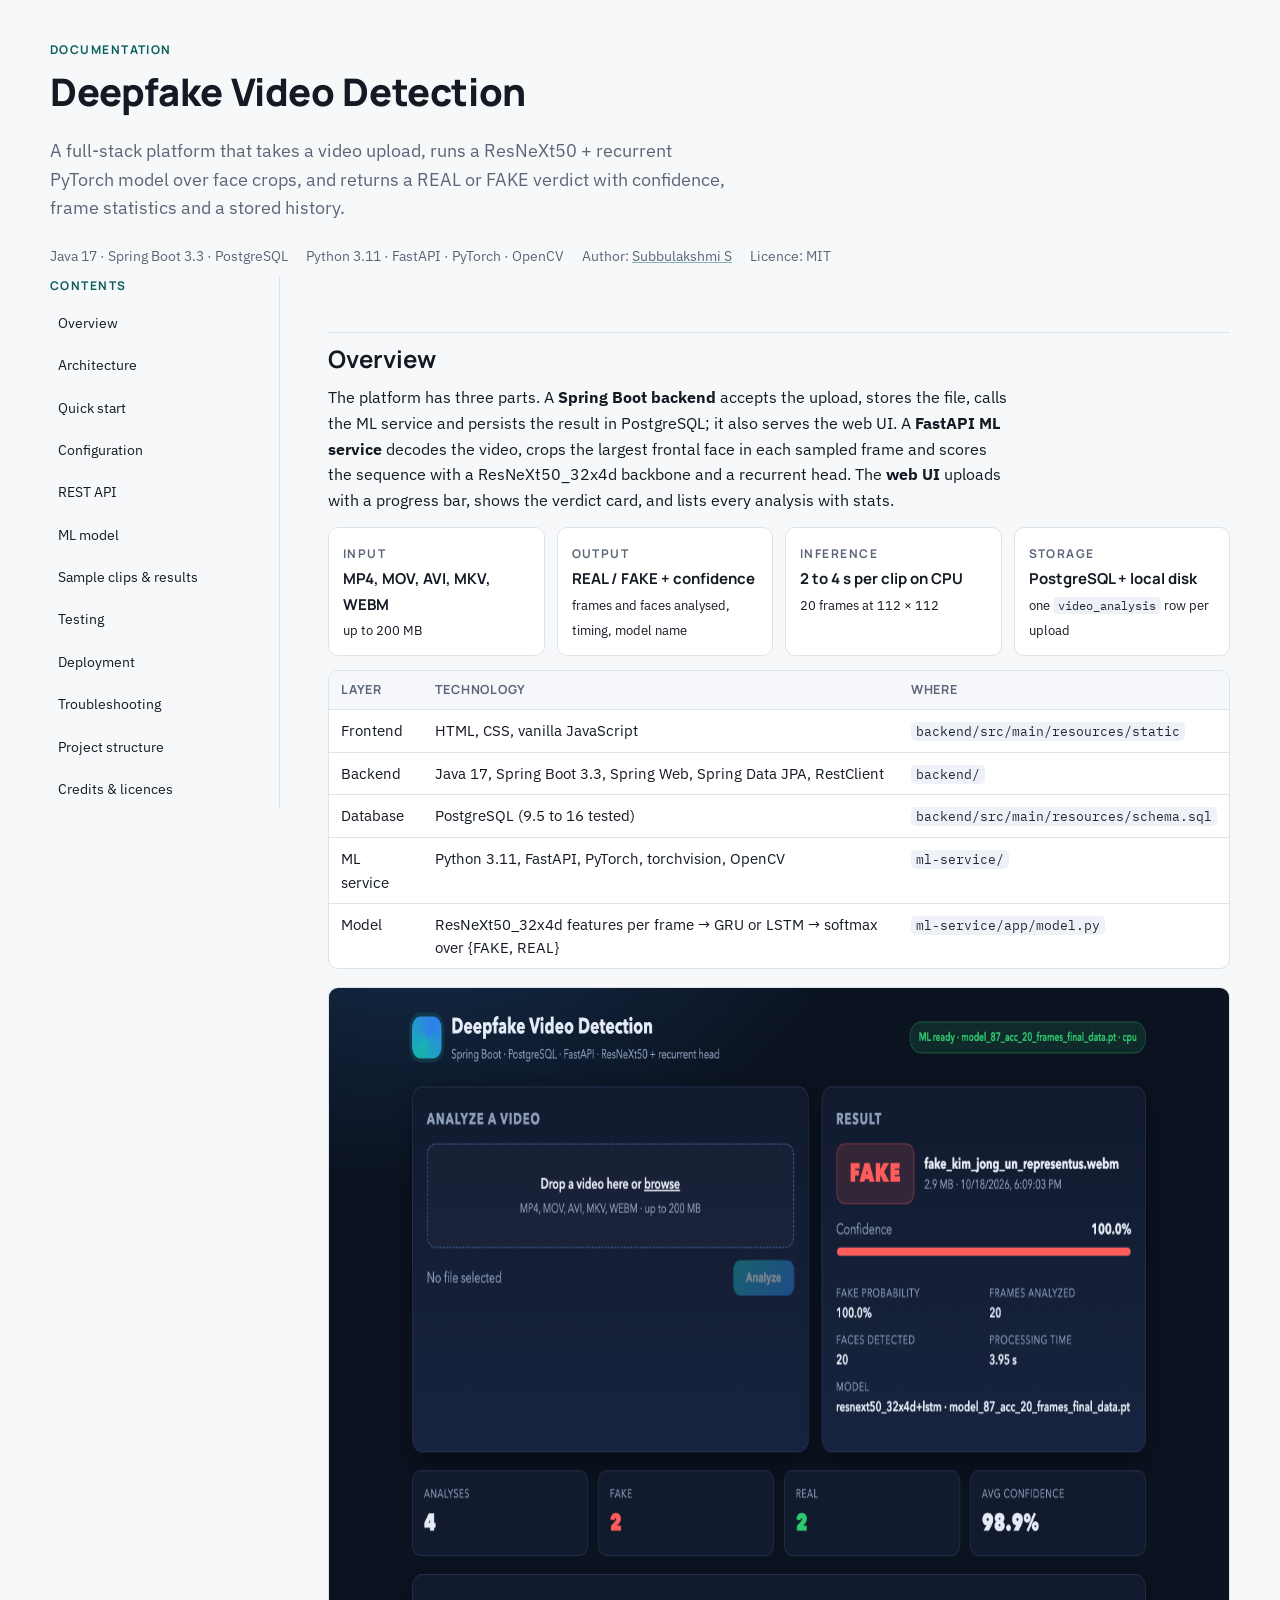
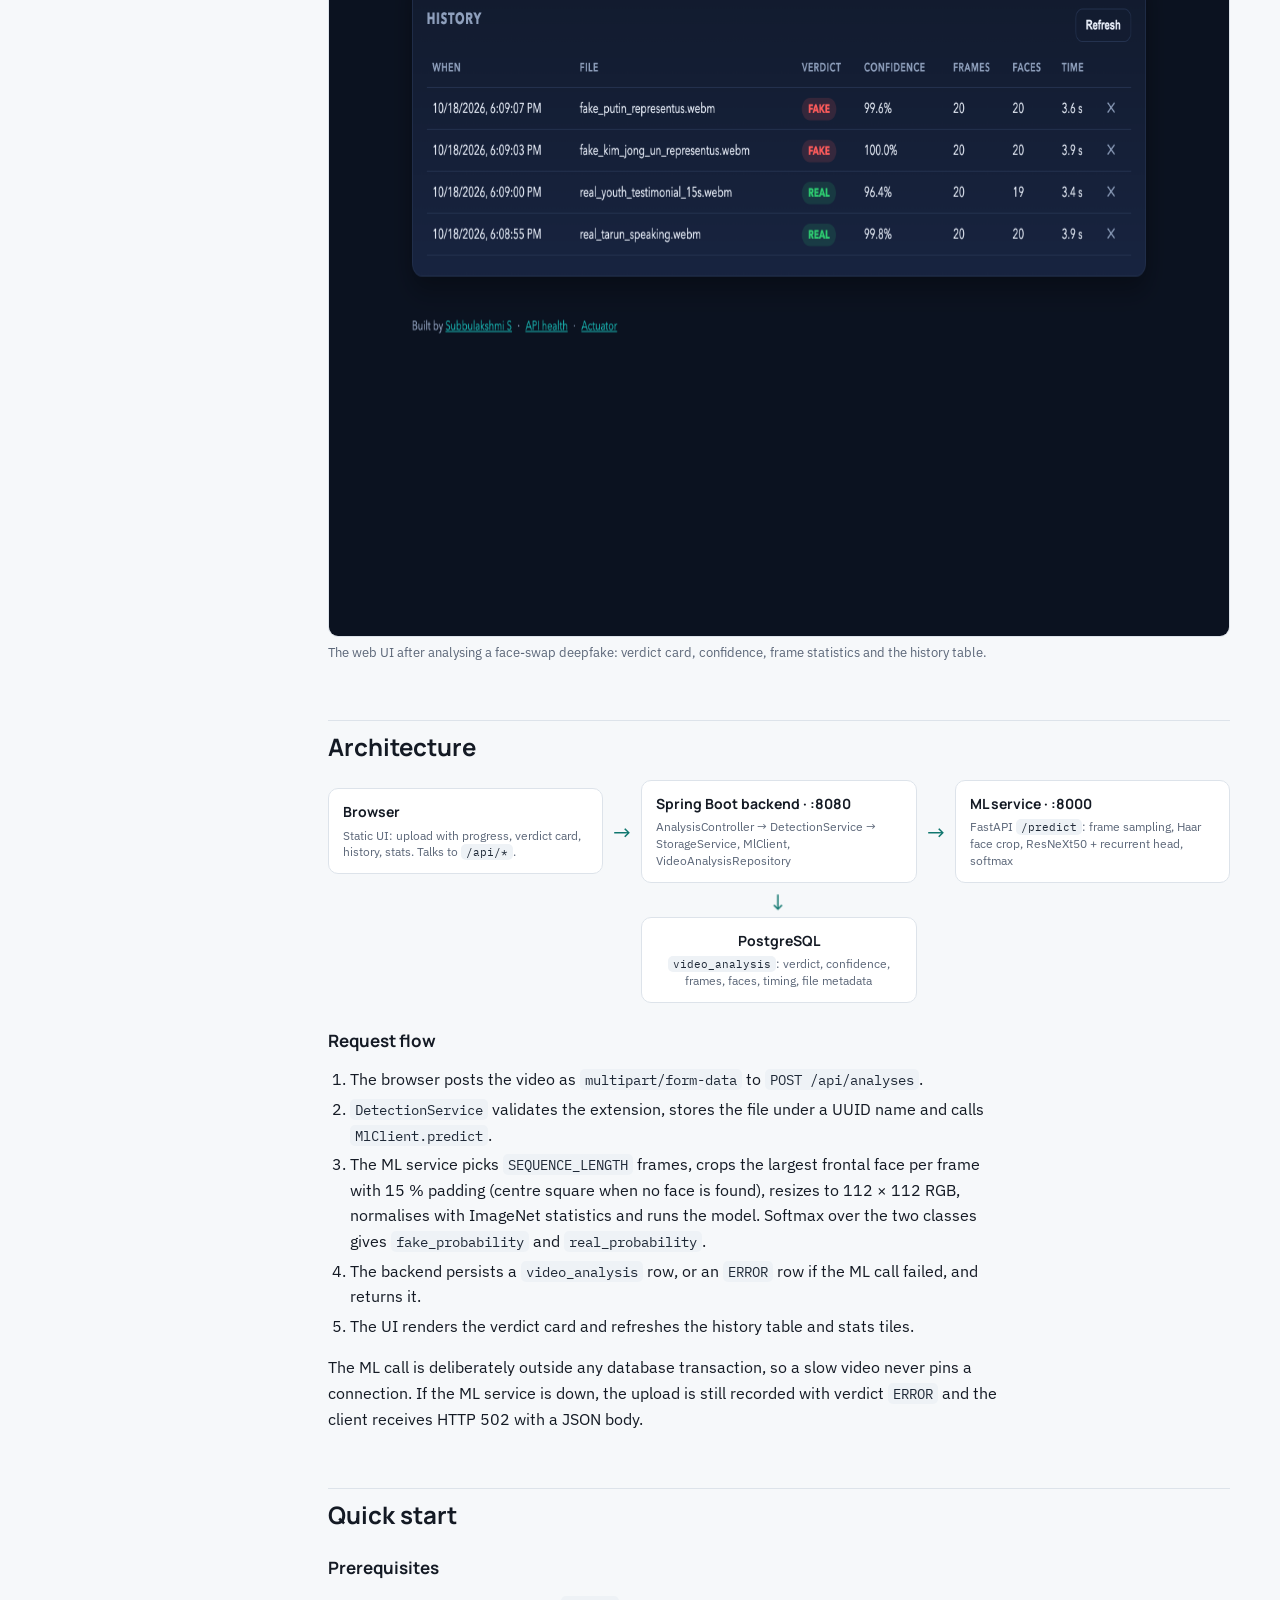
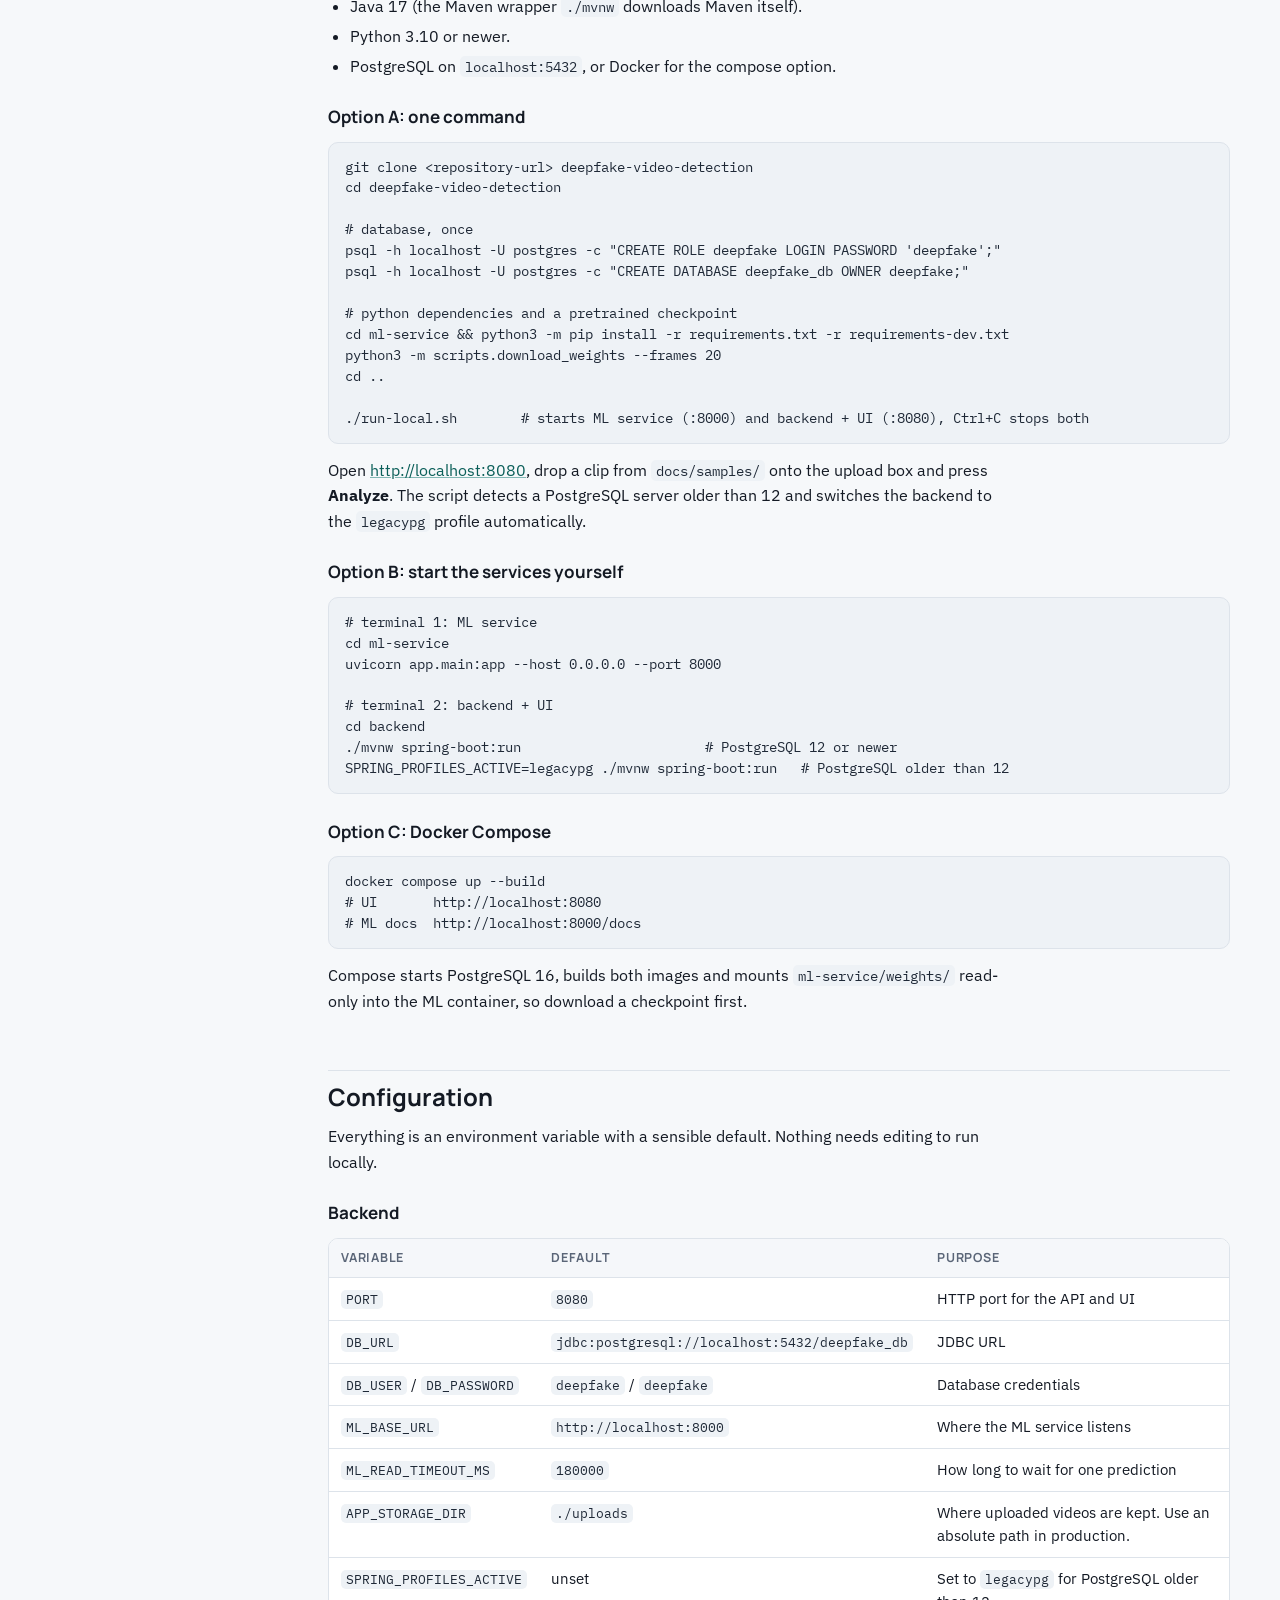
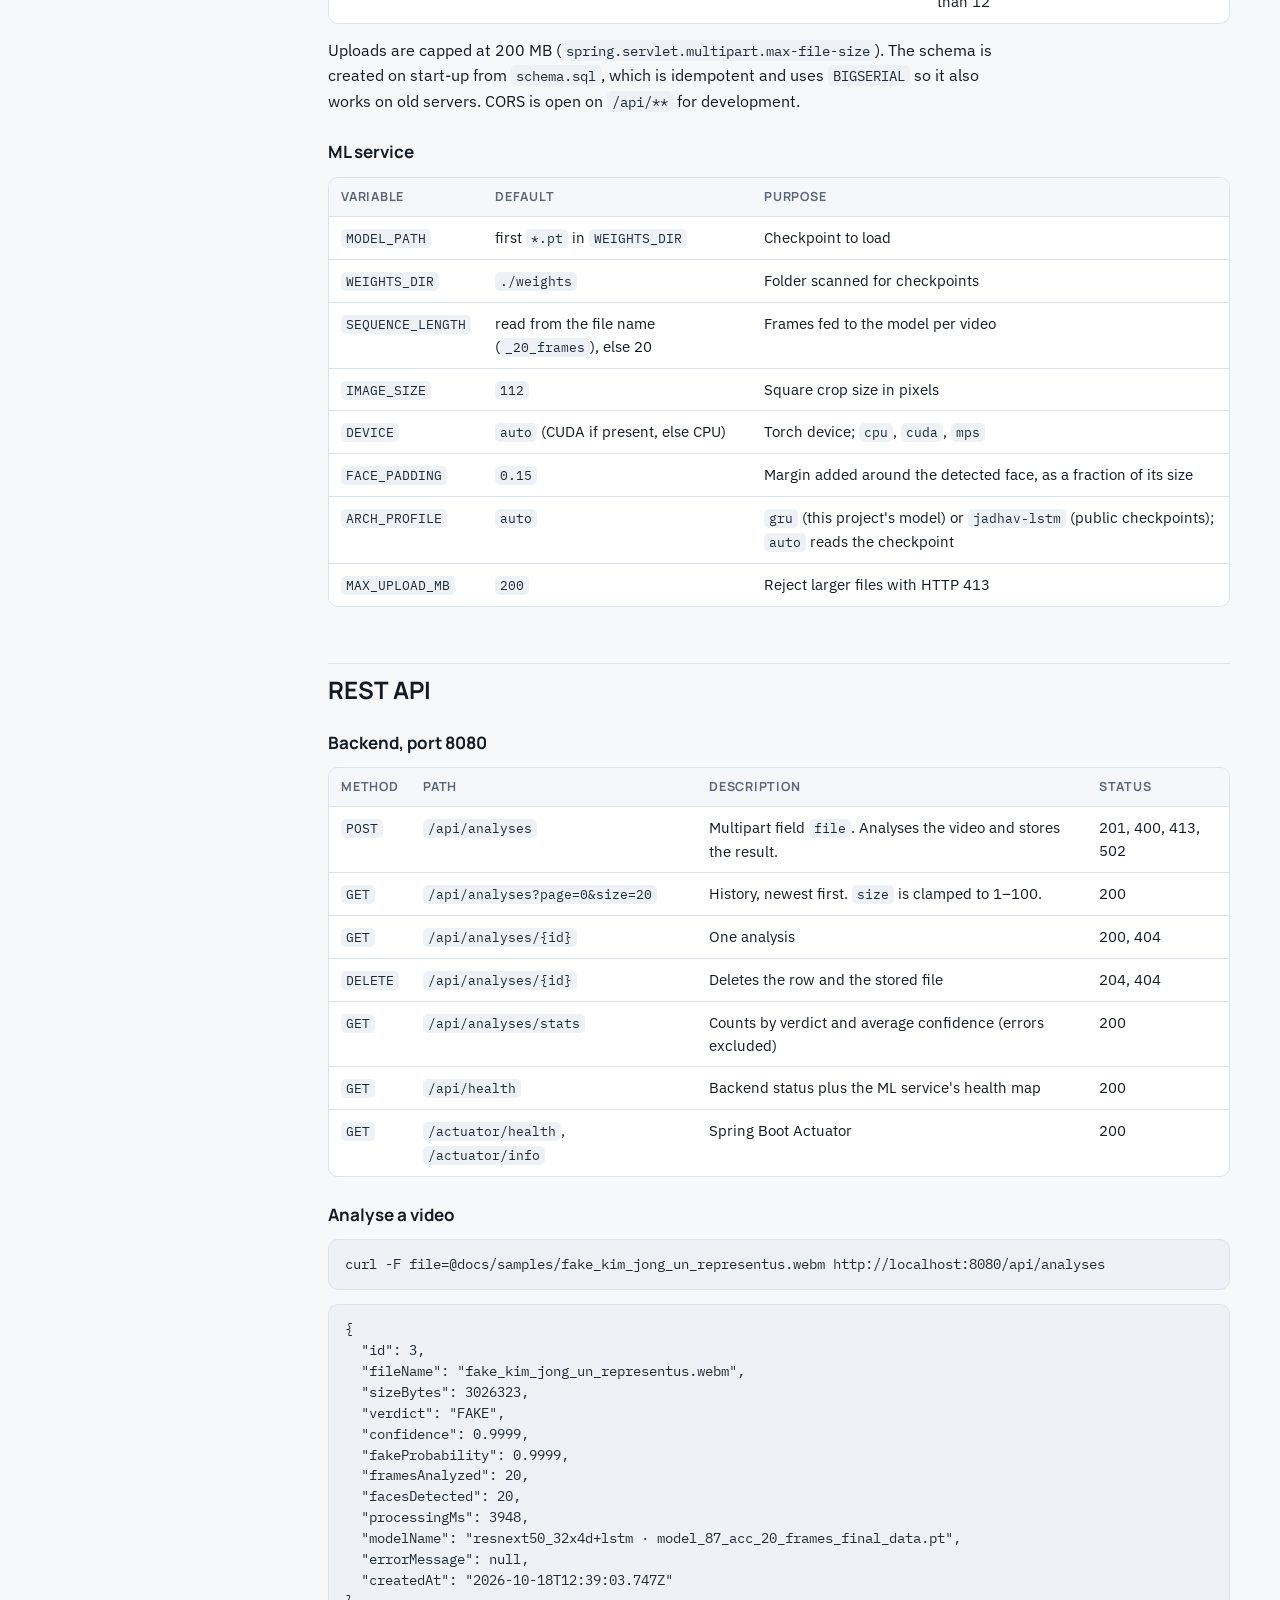
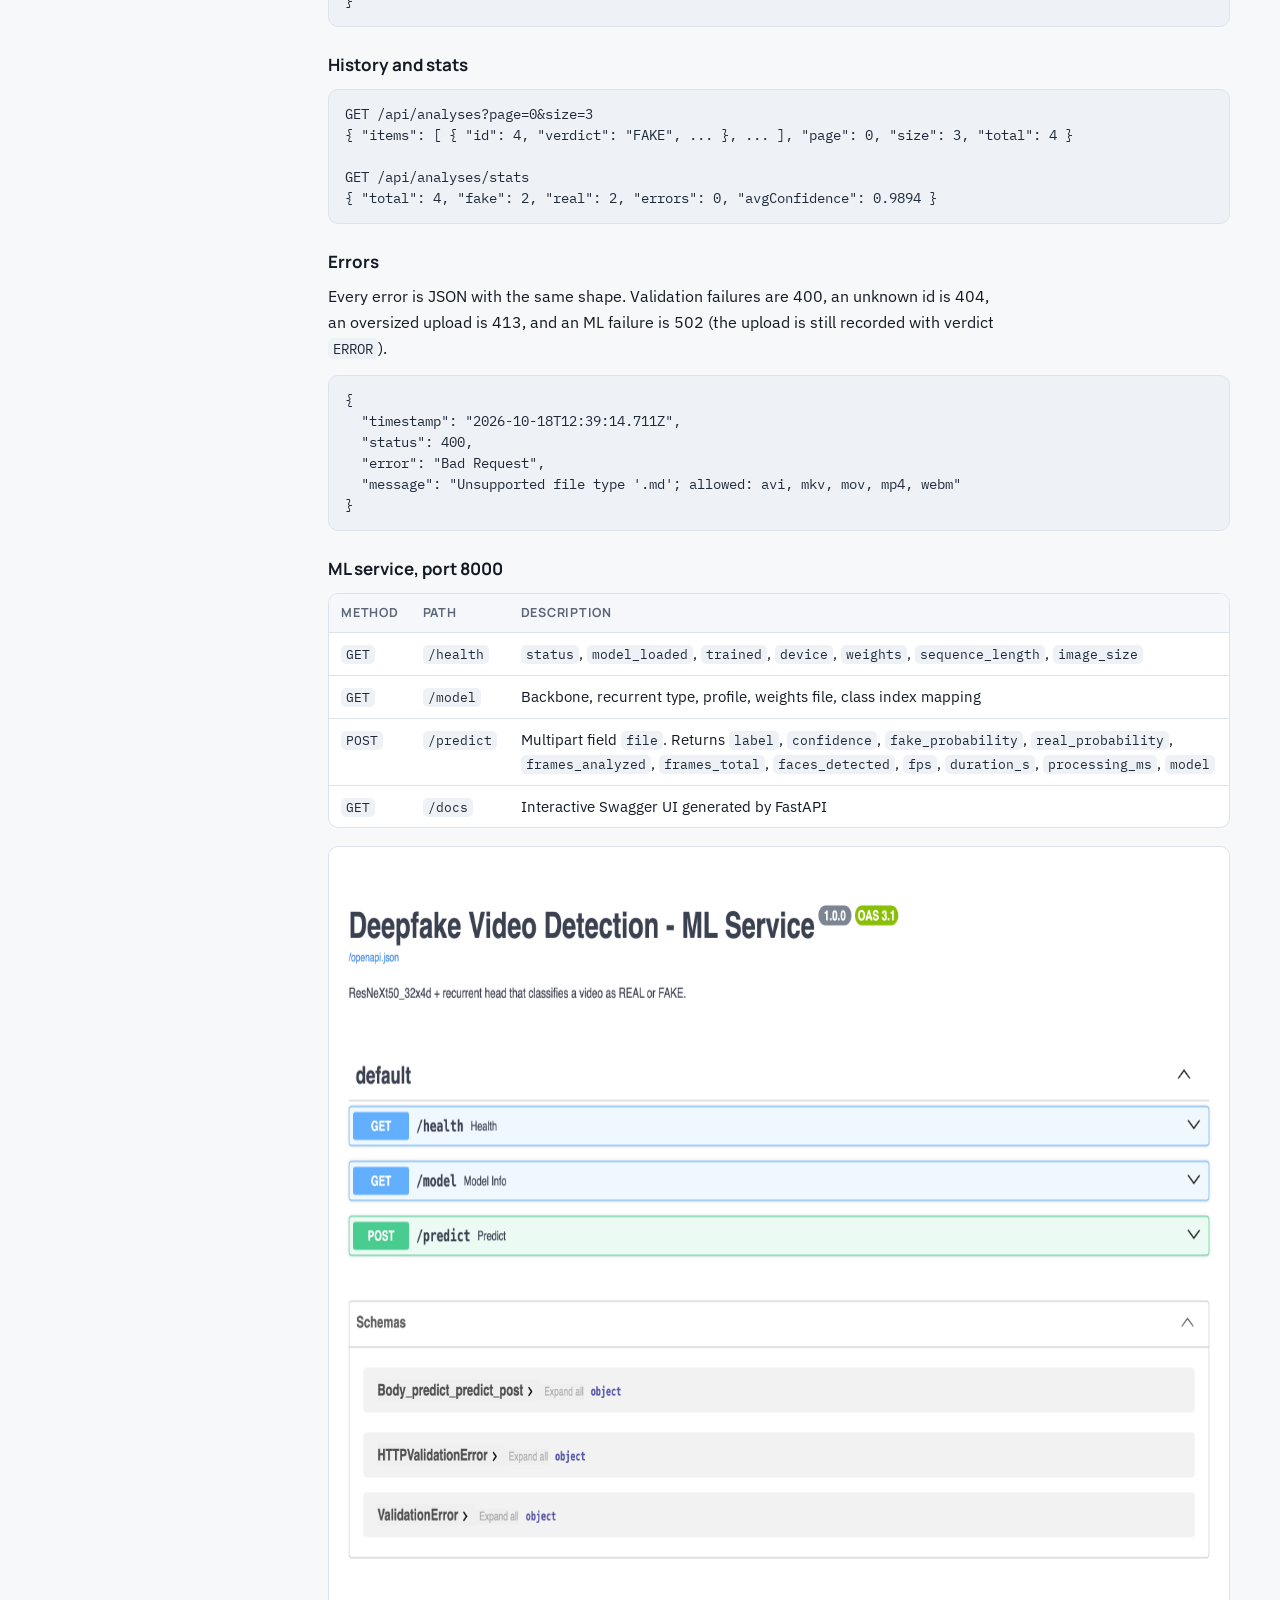
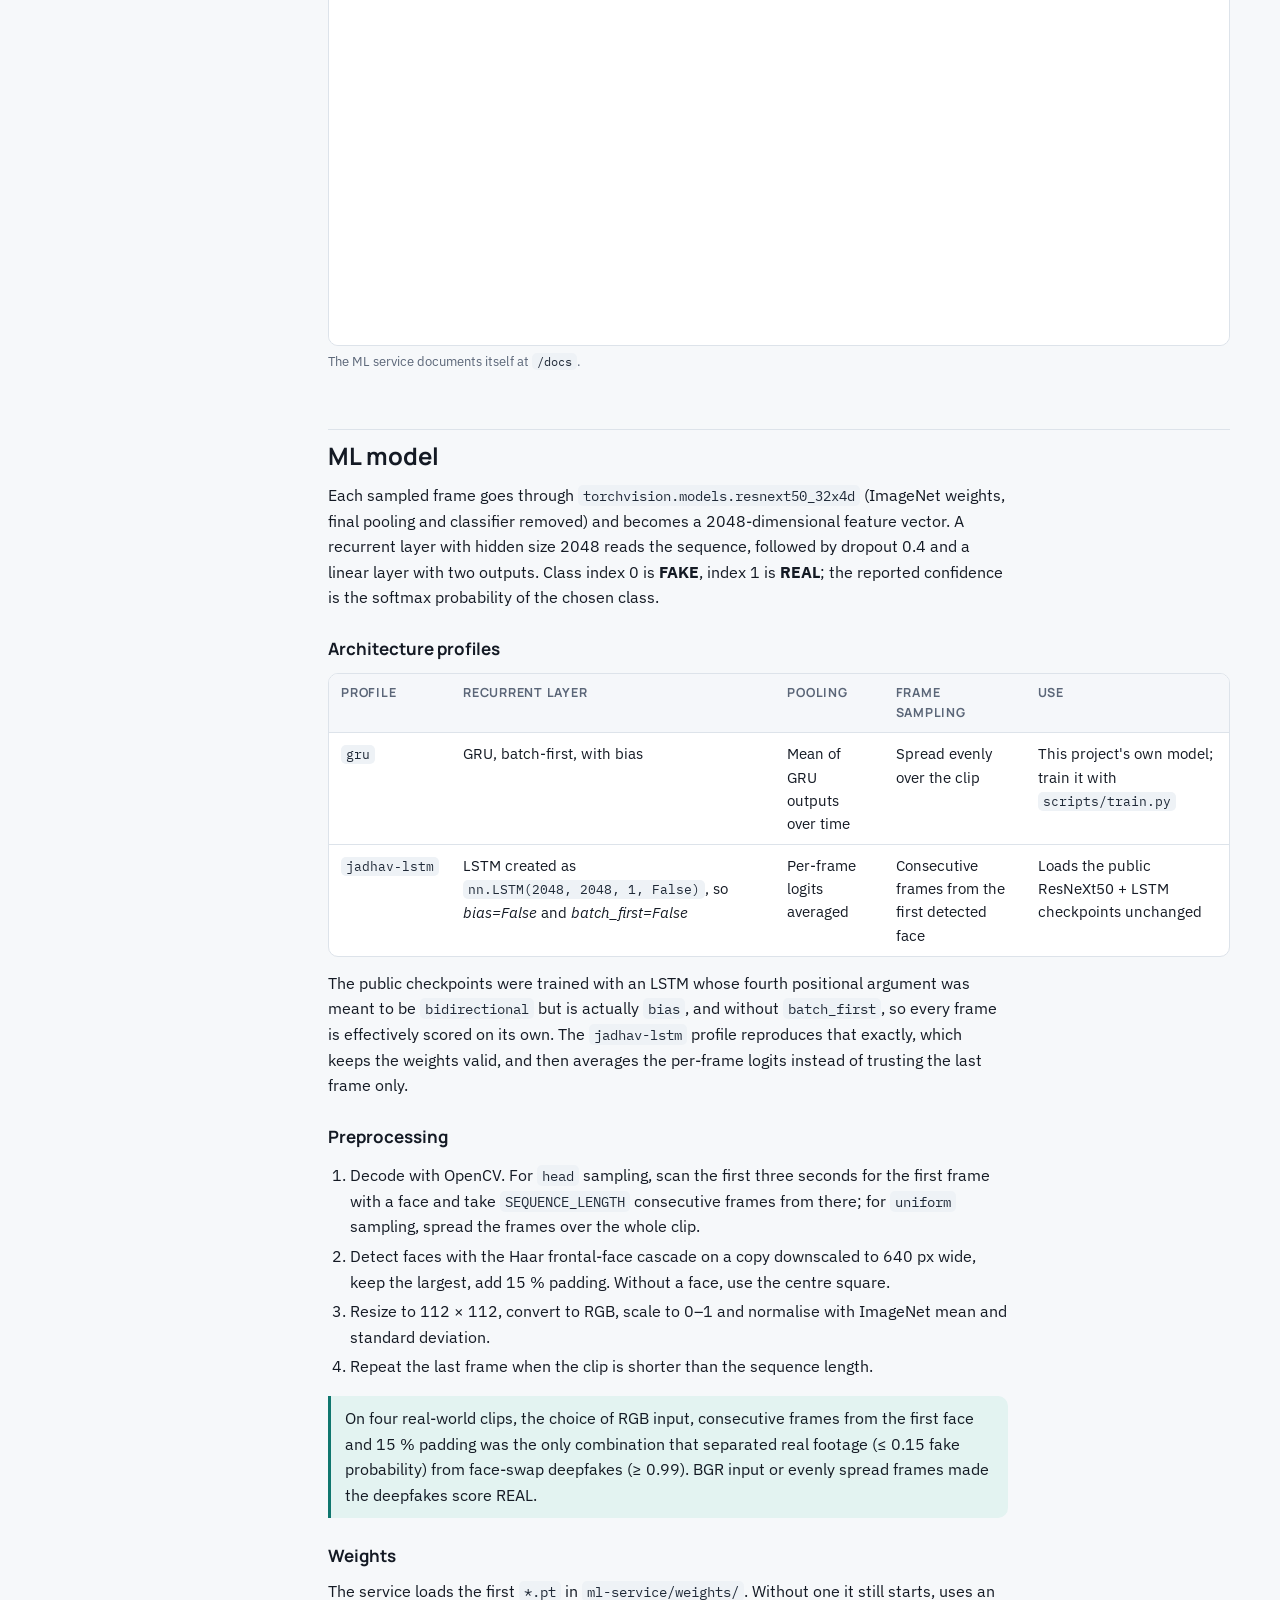
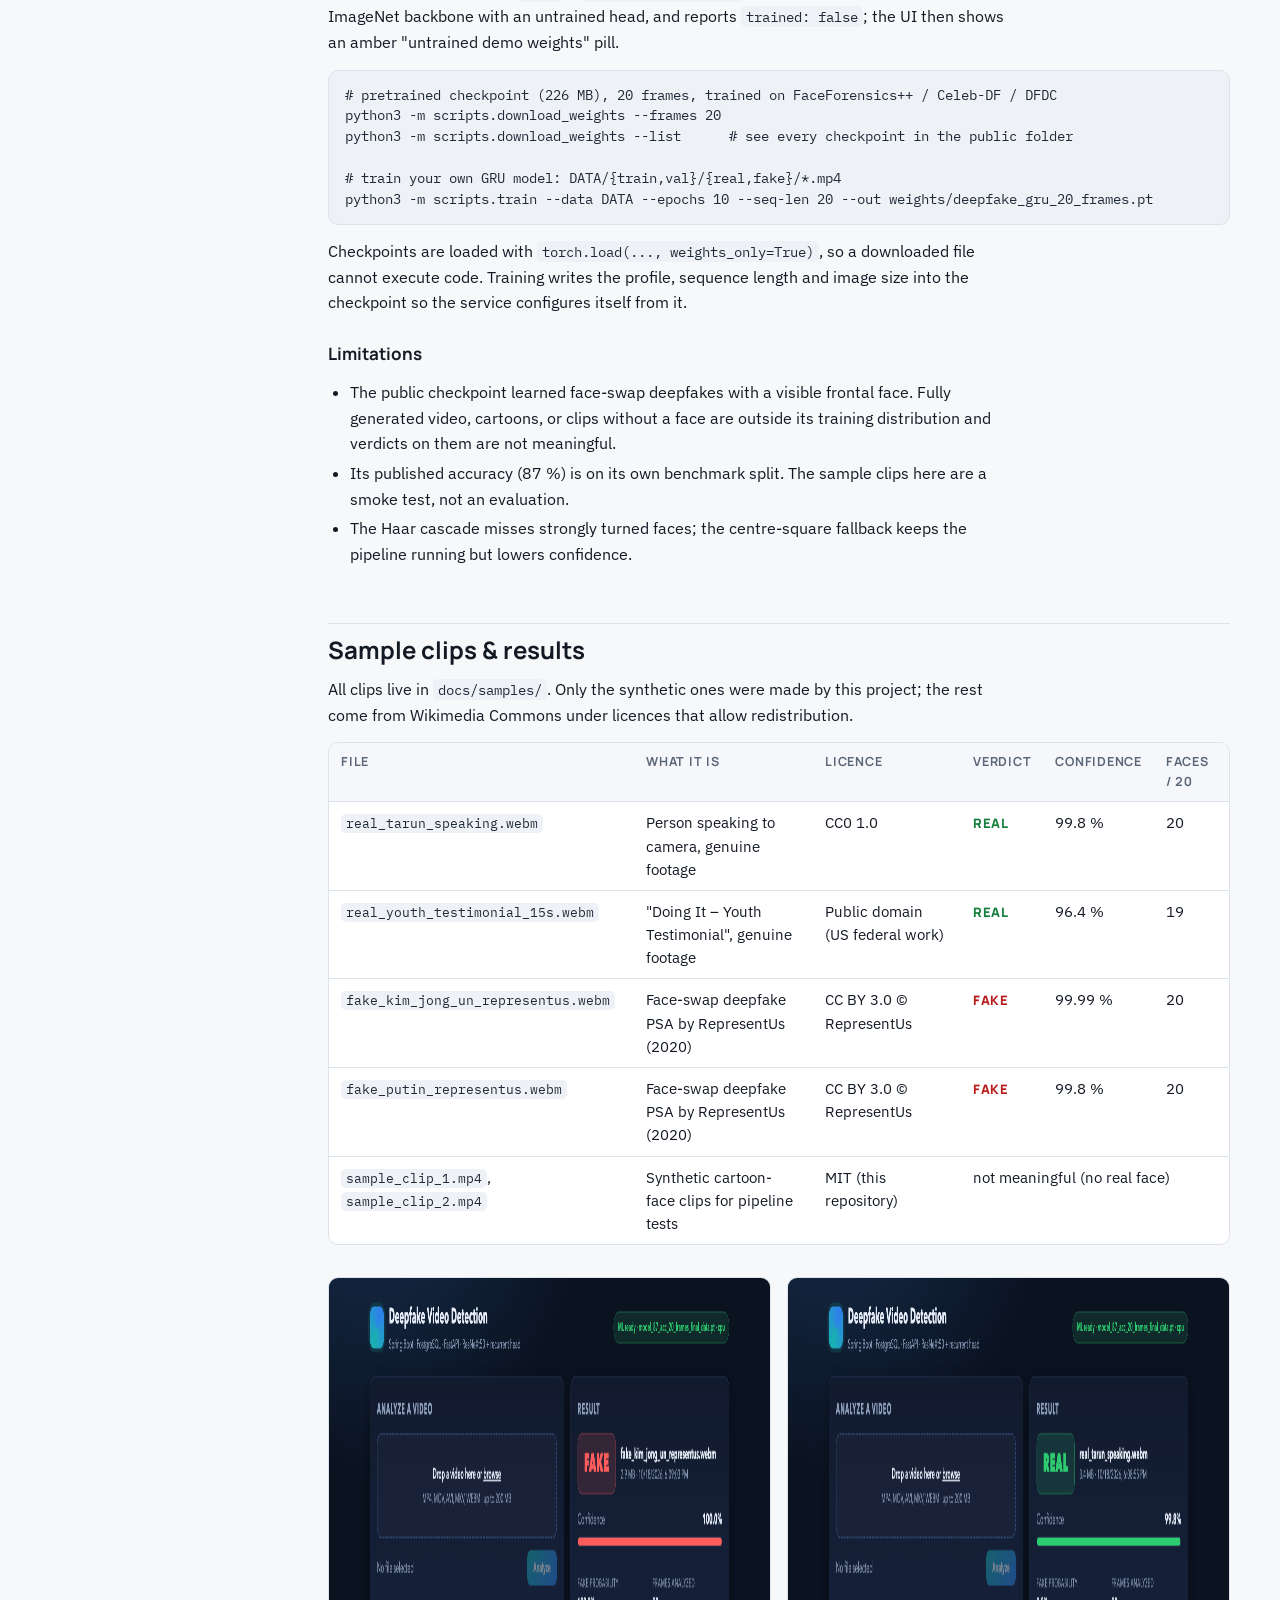
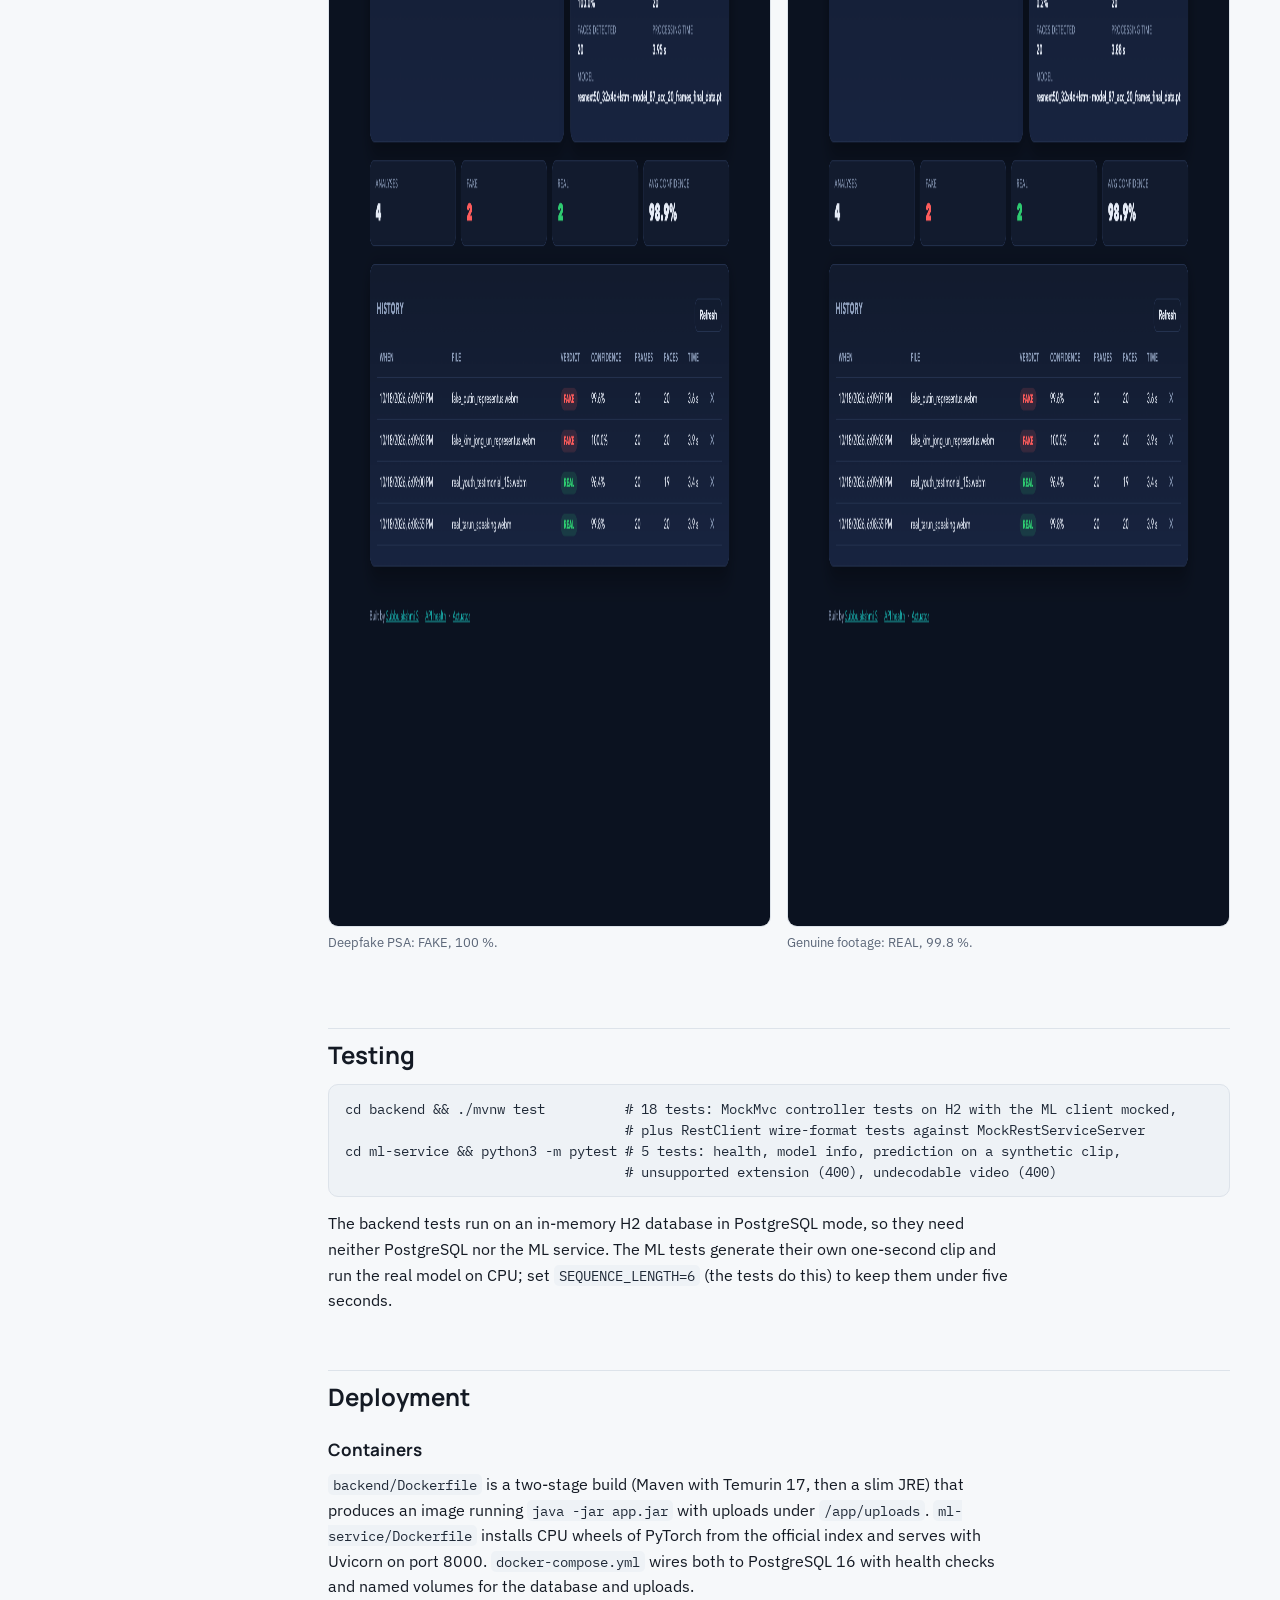
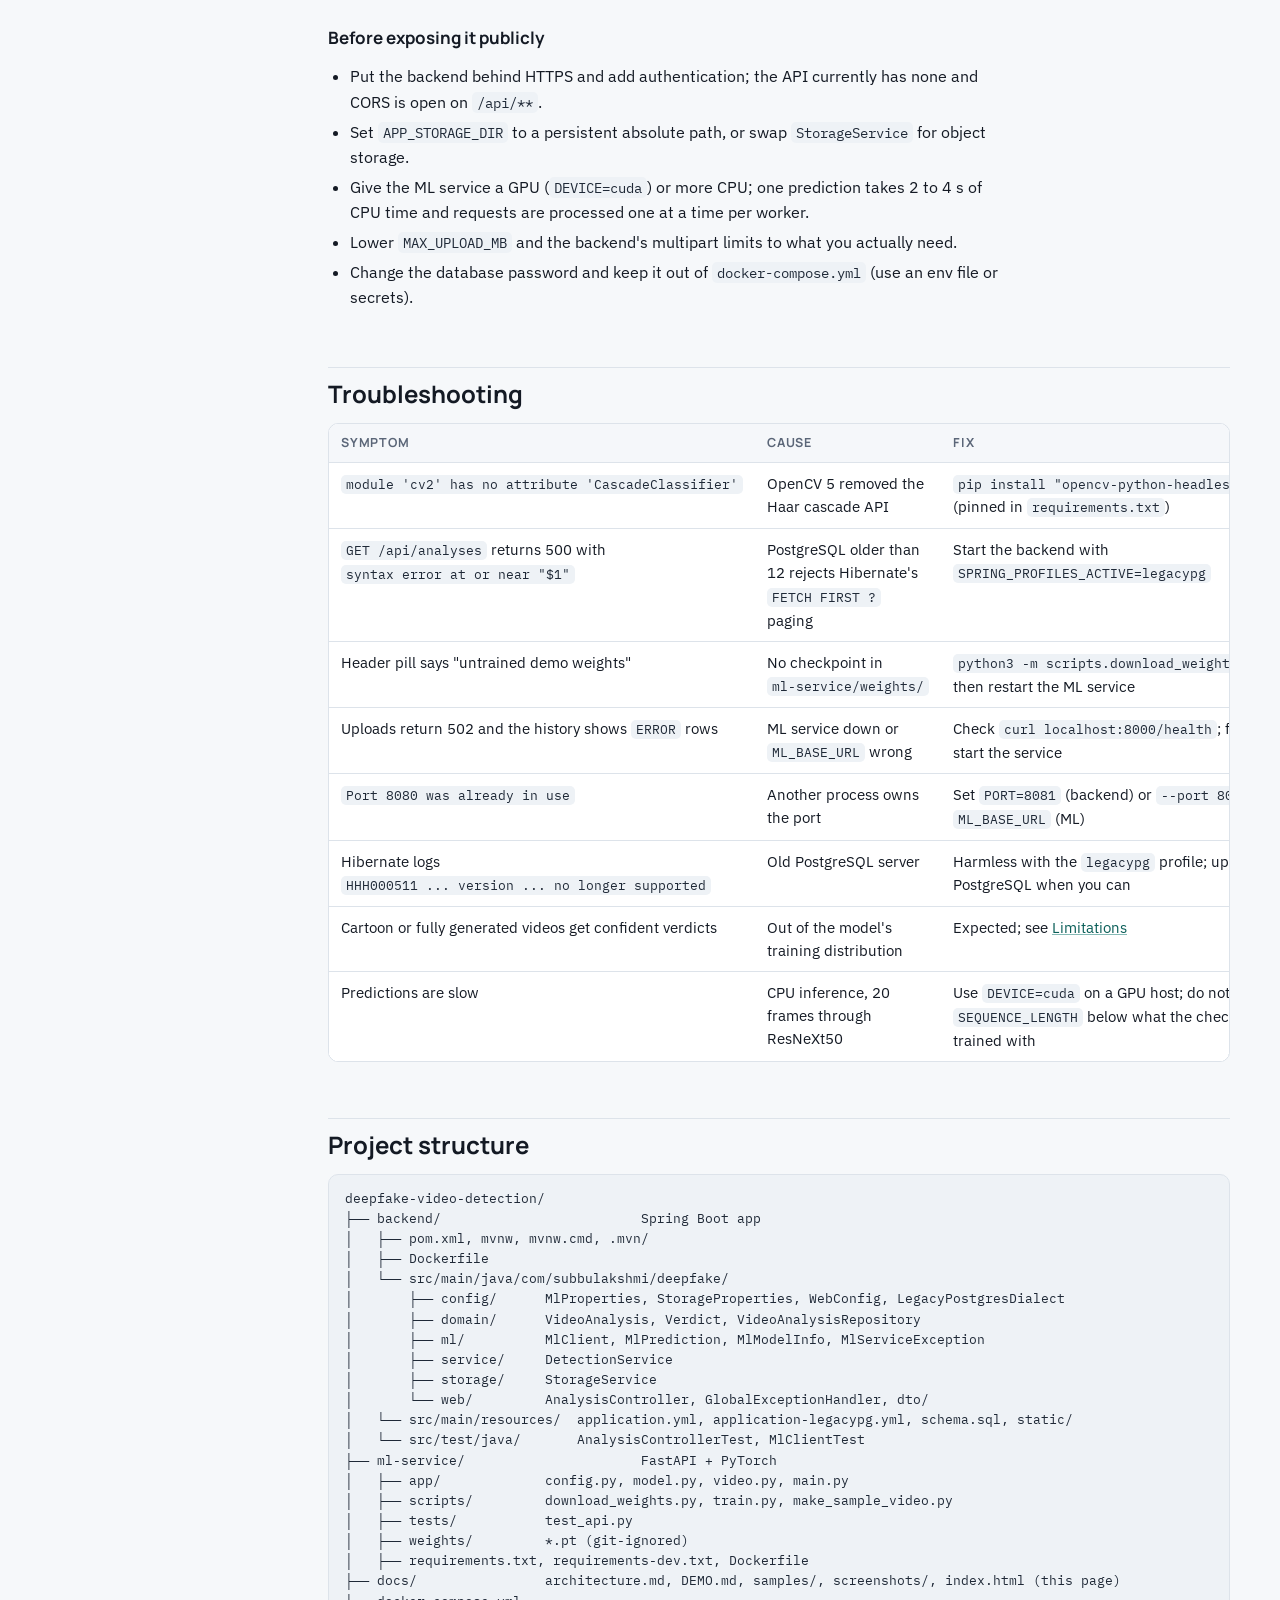
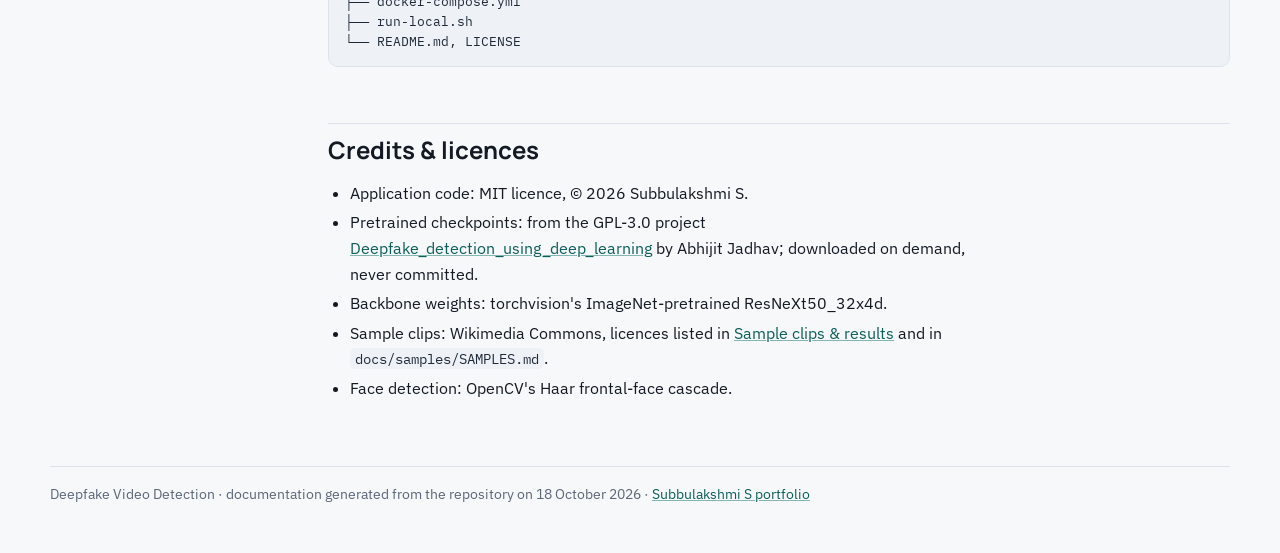
<file: docs/index.html>
<!doctype html>
<html lang="en">
<head>
<meta charset="utf-8">
<meta name="viewport" content="width=device-width, initial-scale=1">
<meta name="description" content="Documentation for the Deepfake Video Detection platform: architecture, quick start, API reference, ML model, deployment and troubleshooting.">
<style>img{max-width:100%}</style>
<title>Deepfake Video Detection Docs</title>
<link rel="stylesheet" href="https://fonts.googleapis.com/css2?family=Manrope:wght@600;700;800&family=IBM+Plex+Sans:ital,wght@0,400;0,500;0,600;1,400&family=IBM+Plex+Mono:wght@400;500&display=swap">
<style>
/* Layout: sticky left nav + 68ch reading column; tables and code scroll inside their own boxes. */
:root{
  --bg:#f6f8fa;--surface:#ffffff;--fg:#141a24;--muted:#5b6678;--line:#dde3ea;
  --accent:#0f766e;--accent-ink:#0b5f59;--accent-soft:#e3f3f1;--code-bg:#eef2f6;--code-fg:#1f2937;
  --real:#15803d;--fake:#b91c1c;--warn:#b45309;--warn-soft:#fff4e5;
  --font-display:"Manrope","IBM Plex Sans",system-ui,sans-serif;
  --font-body:"IBM Plex Sans",system-ui,-apple-system,"Segoe UI",sans-serif;
  --font-mono:"IBM Plex Mono",ui-monospace,SFMono-Regular,Menlo,monospace;
  --radius:10px;
}
@media (prefers-color-scheme: dark){:root:not([data-theme="light"]){
  --bg:#0e141c;--surface:#131b26;--fg:#e7edf5;--muted:#9aa7b8;--line:#243041;
  --accent:#2dd4bf;--accent-ink:#5eead4;--accent-soft:#12302e;--code-bg:#0b1118;--code-fg:#dbe4ee;
  --real:#4ade80;--fake:#f87171;--warn:#fbbf24;--warn-soft:#2a2113;color-scheme:dark}}
:root[data-theme="dark"]{
  --bg:#0e141c;--surface:#131b26;--fg:#e7edf5;--muted:#9aa7b8;--line:#243041;
  --accent:#2dd4bf;--accent-ink:#5eead4;--accent-soft:#12302e;--code-bg:#0b1118;--code-fg:#dbe4ee;
  --real:#4ade80;--fake:#f87171;--warn:#fbbf24;--warn-soft:#2a2113;color-scheme:dark}
*{box-sizing:border-box}
body{margin:0;background:var(--bg);color:var(--fg);font:16px/1.6 var(--font-body);
  padding-left:max(16px,env(safe-area-inset-left,0px));padding-right:max(16px,env(safe-area-inset-right,0px));padding-block:0 48px}
a{color:var(--accent-ink);text-decoration-color:color-mix(in srgb,var(--accent) 50%,transparent)}
a:hover{text-decoration-color:var(--accent)}
:focus-visible{outline:2px solid var(--accent);outline-offset:2px;border-radius:4px}
h1,h2,h3{font-family:var(--font-display);text-wrap:balance;line-height:1.2;margin:0}
h1{font-size:clamp(28px,4vw,38px);font-weight:800;letter-spacing:-.01em}
h2{font-size:24px;font-weight:700;margin-top:56px;padding-top:12px;border-top:1px solid var(--line)}
h3{font-size:17px;font-weight:700;margin-top:28px}
p{margin:12px 0;max-width:68ch}
ul,ol{max-width:68ch;padding-left:22px}
li{margin:4px 0}
code{font-family:var(--font-mono);font-size:.9em;background:var(--code-bg);color:var(--code-fg);padding:1px 5px;border-radius:5px}
pre{font-family:var(--font-mono);font-size:13.5px;line-height:1.55;background:var(--code-bg);color:var(--code-fg);
  border:1px solid var(--line);border-radius:var(--radius);padding:14px 16px;overflow-x:auto;margin:14px 0;max-width:100%}
pre code{background:none;padding:0;font-size:inherit;color:inherit}
.eyebrow{font-family:var(--font-display);font-size:12px;font-weight:700;letter-spacing:.12em;text-transform:uppercase;color:var(--accent-ink)}
.lead{font-size:18px;color:var(--muted);max-width:62ch}
header.hero{max-width:1180px;margin:0 auto;padding:40px 0 8px;display:flex;flex-direction:column;gap:10px}
.hero-meta{display:flex;flex-wrap:wrap;gap:8px 18px;color:var(--muted);font-size:14px}
.hero-meta a{color:inherit}
.layout{max-width:1180px;margin:0 auto;display:grid;grid-template-columns:230px minmax(0,1fr);gap:48px;align-items:start}
nav.toc{position:sticky;top:16px;font-size:14px;border-right:1px solid var(--line);padding-right:12px}
nav.toc .eyebrow{display:block;margin-bottom:8px}
nav.toc ol{list-style:none;padding:0;margin:0;display:flex;flex-direction:column;gap:2px}
nav.toc a{display:block;padding:5px 8px;border-radius:6px;color:var(--fg);text-decoration:none}
nav.toc a:hover{background:var(--accent-soft)}
main{min-width:0}
table{border-collapse:collapse;width:100%;font-size:14.5px;font-variant-numeric:tabular-nums}
.tbl{overflow-x:auto;border:1px solid var(--line);border-radius:var(--radius);margin:14px 0;background:var(--surface)}
th,td{text-align:left;padding:9px 12px;border-bottom:1px solid var(--line);vertical-align:top}
th{font-family:var(--font-display);font-size:12.5px;letter-spacing:.06em;text-transform:uppercase;color:var(--muted);font-weight:700;background:color-mix(in srgb,var(--code-bg) 60%,var(--surface))}
tr:last-child td{border-bottom:0}
td code{white-space:nowrap}
.verdict{font-family:var(--font-display);font-weight:800;letter-spacing:.04em;font-size:13px}
.verdict.real{color:var(--real)}.verdict.fake{color:var(--fake)}
.note{border-left:3px solid var(--accent);background:var(--accent-soft);padding:10px 14px;border-radius:0 var(--radius) var(--radius) 0;margin:14px 0;max-width:68ch}
.note.warn{border-color:var(--warn);background:var(--warn-soft)}
figure{margin:18px 0}
figure img{display:block;max-width:100%;border:1px solid var(--line);border-radius:var(--radius)}
figcaption{font-size:13px;color:var(--muted);margin-top:6px}
.shots{display:grid;grid-template-columns:repeat(auto-fit,minmax(280px,1fr));gap:16px}
.diagram{display:grid;grid-template-columns:1fr auto 1fr auto 1fr;gap:10px;align-items:center;margin:18px 0;max-width:100%}
.box{background:var(--surface);border:1px solid var(--line);border-radius:var(--radius);padding:12px 14px;font-size:14px;min-width:0}
.box b{font-family:var(--font-display);display:block;margin-bottom:4px}
.box small{color:var(--muted);display:block;line-height:1.45}
.arrow{color:var(--accent);font-size:22px;text-align:center}
.db{grid-column:3;justify-self:center;margin-top:-2px;text-align:center}
.db .arrow{display:block;transform:rotate(90deg);line-height:1;margin:0 auto 4px}
.kv{display:grid;grid-template-columns:repeat(auto-fit,minmax(200px,1fr));gap:12px;margin:14px 0}
.kv div{background:var(--surface);border:1px solid var(--line);border-radius:var(--radius);padding:12px 14px}
.kv .eyebrow{color:var(--muted)}
.kv strong{font-family:var(--font-display);font-size:15px}
.tree{font-size:13px}
footer{max-width:1180px;margin:48px auto 0;padding-top:16px;border-top:1px solid var(--line);color:var(--muted);font-size:14px}
@media (max-width:900px){
  .layout{grid-template-columns:1fr;gap:16px}
  nav.toc{position:sticky;top:0;z-index:5;background:var(--bg);border-right:0;border-bottom:1px solid var(--line);padding:8px 0}
  nav.toc .eyebrow{display:none}
  nav.toc ol{flex-direction:row;overflow-x:auto;white-space:nowrap;gap:4px;padding-bottom:4px}
  .diagram{grid-template-columns:1fr}
  .arrow{transform:rotate(90deg)}
  .db{grid-column:1}
  .db .arrow{transform:none}
}
@media (prefers-reduced-motion:no-preference){html{scroll-behavior:smooth}}
</style>
</head>
<body>
<header class="hero">
  <span class="eyebrow">Documentation</span>
  <h1>Deepfake Video Detection</h1>
  <p class="lead">A full-stack platform that takes a video upload, runs a ResNeXt50 + recurrent PyTorch model over face crops, and returns a REAL or FAKE verdict with confidence, frame statistics and a stored history.</p>
  <div class="hero-meta">
    <span>Java 17 · Spring Boot 3.3 · PostgreSQL</span>
    <span>Python 3.11 · FastAPI · PyTorch · OpenCV</span>
    <span>Author: <a href="https://github.com/subbulakshmi0928-maker">Subbulakshmi S</a></span>
    <span>Licence: MIT</span>
  </div>
</header>

<div class="layout">
<nav class="toc" aria-label="Sections">
  <span class="eyebrow">Contents</span>
  <ol>
    <li><a href="#overview">Overview</a></li>
    <li><a href="#architecture">Architecture</a></li>
    <li><a href="#quick-start">Quick start</a></li>
    <li><a href="#configuration">Configuration</a></li>
    <li><a href="#api">REST API</a></li>
    <li><a href="#model">ML model</a></li>
    <li><a href="#samples">Sample clips &amp; results</a></li>
    <li><a href="#testing">Testing</a></li>
    <li><a href="#deployment">Deployment</a></li>
    <li><a href="#troubleshooting">Troubleshooting</a></li>
    <li><a href="#structure">Project structure</a></li>
    <li><a href="#credits">Credits &amp; licences</a></li>
  </ol>
</nav>

<main>
<section id="overview">
  <h2>Overview</h2>
  <p>The platform has three parts. A <strong>Spring Boot backend</strong> accepts the upload, stores the file, calls the ML service and persists the result in PostgreSQL; it also serves the web UI. A <strong>FastAPI ML service</strong> decodes the video, crops the largest frontal face in each sampled frame and scores the sequence with a ResNeXt50_32x4d backbone and a recurrent head. The <strong>web UI</strong> uploads with a progress bar, shows the verdict card, and lists every analysis with stats.</p>
  <div class="kv">
    <div><span class="eyebrow">Input</span><br><strong>MP4, MOV, AVI, MKV, WEBM</strong><br><small>up to 200 MB</small></div>
    <div><span class="eyebrow">Output</span><br><strong>REAL / FAKE + confidence</strong><br><small>frames and faces analysed, timing, model name</small></div>
    <div><span class="eyebrow">Inference</span><br><strong>2 to 4 s per clip on CPU</strong><br><small>20 frames at 112 × 112</small></div>
    <div><span class="eyebrow">Storage</span><br><strong>PostgreSQL + local disk</strong><br><small>one <code>video_analysis</code> row per upload</small></div>
  </div>
  <div class="tbl"><table>
    <thead><tr><th>Layer</th><th>Technology</th><th>Where</th></tr></thead>
    <tbody>
      <tr><td>Frontend</td><td>HTML, CSS, vanilla JavaScript</td><td><code>backend/src/main/resources/static</code></td></tr>
      <tr><td>Backend</td><td>Java 17, Spring Boot 3.3, Spring Web, Spring Data JPA, RestClient</td><td><code>backend/</code></td></tr>
      <tr><td>Database</td><td>PostgreSQL (9.5 to 16 tested)</td><td><code>backend/src/main/resources/schema.sql</code></td></tr>
      <tr><td>ML service</td><td>Python 3.11, FastAPI, PyTorch, torchvision, OpenCV</td><td><code>ml-service/</code></td></tr>
      <tr><td>Model</td><td>ResNeXt50_32x4d features per frame → GRU or LSTM → softmax over {FAKE, REAL}</td><td><code>ml-service/app/model.py</code></td></tr>
    </tbody>
  </table></div>
  <figure>
    <img src="screenshots/ui-fake-verdict.png" alt="Web UI showing a FAKE verdict at 100% confidence, stats tiles and a history table" width="1280" height="1250">
    <figcaption>The web UI after analysing a face-swap deepfake: verdict card, confidence, frame statistics and the history table.</figcaption>
  </figure>
</section>

<section id="architecture">
  <h2>Architecture</h2>
  <div class="diagram">
    <div class="box"><b>Browser</b><small>Static UI: upload with progress, verdict card, history, stats. Talks to <code>/api/*</code>.</small></div>
    <div class="arrow" aria-hidden="true">→</div>
    <div class="box"><b>Spring Boot backend · :8080</b><small>AnalysisController → DetectionService → StorageService, MlClient, VideoAnalysisRepository</small></div>
    <div class="arrow" aria-hidden="true">→</div>
    <div class="box"><b>ML service · :8000</b><small>FastAPI <code>/predict</code>: frame sampling, Haar face crop, ResNeXt50 + recurrent head, softmax</small></div>
    <div class="db"><span class="arrow" aria-hidden="true">→</span><div class="box"><b>PostgreSQL</b><small><code>video_analysis</code>: verdict, confidence, frames, faces, timing, file metadata</small></div></div>
  </div>
  <h3>Request flow</h3>
  <ol>
    <li>The browser posts the video as <code>multipart/form-data</code> to <code>POST /api/analyses</code>.</li>
    <li><code>DetectionService</code> validates the extension, stores the file under a UUID name and calls <code>MlClient.predict</code>.</li>
    <li>The ML service picks <code>SEQUENCE_LENGTH</code> frames, crops the largest frontal face per frame with 15 % padding (centre square when no face is found), resizes to 112 × 112 RGB, normalises with ImageNet statistics and runs the model. Softmax over the two classes gives <code>fake_probability</code> and <code>real_probability</code>.</li>
    <li>The backend persists a <code>video_analysis</code> row, or an <code>ERROR</code> row if the ML call failed, and returns it.</li>
    <li>The UI renders the verdict card and refreshes the history table and stats tiles.</li>
  </ol>
  <p>The ML call is deliberately outside any database transaction, so a slow video never pins a connection. If the ML service is down, the upload is still recorded with verdict <code>ERROR</code> and the client receives HTTP 502 with a JSON body.</p>
</section>

<section id="quick-start">
  <h2>Quick start</h2>
  <h3>Prerequisites</h3>
  <ul>
    <li>Java 17 (the Maven wrapper <code>./mvnw</code> downloads Maven itself).</li>
    <li>Python 3.10 or newer.</li>
    <li>PostgreSQL on <code>localhost:5432</code>, or Docker for the compose option.</li>
  </ul>
  <h3>Option A: one command</h3>
  <pre><code>git clone &lt;repository-url&gt; deepfake-video-detection
cd deepfake-video-detection

# database, once
psql -h localhost -U postgres -c "CREATE ROLE deepfake LOGIN PASSWORD 'deepfake';"
psql -h localhost -U postgres -c "CREATE DATABASE deepfake_db OWNER deepfake;"

# python dependencies and a pretrained checkpoint
cd ml-service &amp;&amp; python3 -m pip install -r requirements.txt -r requirements-dev.txt
python3 -m scripts.download_weights --frames 20
cd ..

./run-local.sh        # starts ML service (:8000) and backend + UI (:8080), Ctrl+C stops both</code></pre>
  <p>Open <a href="http://localhost:8080">http://localhost:8080</a>, drop a clip from <code>docs/samples/</code> onto the upload box and press <strong>Analyze</strong>. The script detects a PostgreSQL server older than 12 and switches the backend to the <code>legacypg</code> profile automatically.</p>
  <h3>Option B: start the services yourself</h3>
  <pre><code># terminal 1: ML service
cd ml-service
uvicorn app.main:app --host 0.0.0.0 --port 8000

# terminal 2: backend + UI
cd backend
./mvnw spring-boot:run                       # PostgreSQL 12 or newer
SPRING_PROFILES_ACTIVE=legacypg ./mvnw spring-boot:run   # PostgreSQL older than 12</code></pre>
  <h3>Option C: Docker Compose</h3>
  <pre><code>docker compose up --build
# UI       http://localhost:8080
# ML docs  http://localhost:8000/docs</code></pre>
  <p>Compose starts PostgreSQL 16, builds both images and mounts <code>ml-service/weights/</code> read-only into the ML container, so download a checkpoint first.</p>
</section>

<section id="configuration">
  <h2>Configuration</h2>
  <p>Everything is an environment variable with a sensible default. Nothing needs editing to run locally.</p>
  <h3>Backend</h3>
  <div class="tbl"><table>
    <thead><tr><th>Variable</th><th>Default</th><th>Purpose</th></tr></thead>
    <tbody>
      <tr><td><code>PORT</code></td><td><code>8080</code></td><td>HTTP port for the API and UI</td></tr>
      <tr><td><code>DB_URL</code></td><td><code>jdbc:postgresql://localhost:5432/deepfake_db</code></td><td>JDBC URL</td></tr>
      <tr><td><code>DB_USER</code> / <code>DB_PASSWORD</code></td><td><code>deepfake</code> / <code>deepfake</code></td><td>Database credentials</td></tr>
      <tr><td><code>ML_BASE_URL</code></td><td><code>http://localhost:8000</code></td><td>Where the ML service listens</td></tr>
      <tr><td><code>ML_READ_TIMEOUT_MS</code></td><td><code>180000</code></td><td>How long to wait for one prediction</td></tr>
      <tr><td><code>APP_STORAGE_DIR</code></td><td><code>./uploads</code></td><td>Where uploaded videos are kept. Use an absolute path in production.</td></tr>
      <tr><td><code>SPRING_PROFILES_ACTIVE</code></td><td>unset</td><td>Set to <code>legacypg</code> for PostgreSQL older than 12</td></tr>
    </tbody>
  </table></div>
  <p>Uploads are capped at 200 MB (<code>spring.servlet.multipart.max-file-size</code>). The schema is created on start-up from <code>schema.sql</code>, which is idempotent and uses <code>BIGSERIAL</code> so it also works on old servers. CORS is open on <code>/api/**</code> for development.</p>
  <h3>ML service</h3>
  <div class="tbl"><table>
    <thead><tr><th>Variable</th><th>Default</th><th>Purpose</th></tr></thead>
    <tbody>
      <tr><td><code>MODEL_PATH</code></td><td>first <code>*.pt</code> in <code>WEIGHTS_DIR</code></td><td>Checkpoint to load</td></tr>
      <tr><td><code>WEIGHTS_DIR</code></td><td><code>./weights</code></td><td>Folder scanned for checkpoints</td></tr>
      <tr><td><code>SEQUENCE_LENGTH</code></td><td>read from the file name (<code>_20_frames</code>), else 20</td><td>Frames fed to the model per video</td></tr>
      <tr><td><code>IMAGE_SIZE</code></td><td><code>112</code></td><td>Square crop size in pixels</td></tr>
      <tr><td><code>DEVICE</code></td><td><code>auto</code> (CUDA if present, else CPU)</td><td>Torch device; <code>cpu</code>, <code>cuda</code>, <code>mps</code></td></tr>
      <tr><td><code>FACE_PADDING</code></td><td><code>0.15</code></td><td>Margin added around the detected face, as a fraction of its size</td></tr>
      <tr><td><code>ARCH_PROFILE</code></td><td><code>auto</code></td><td><code>gru</code> (this project's model) or <code>jadhav-lstm</code> (public checkpoints); <code>auto</code> reads the checkpoint</td></tr>
      <tr><td><code>MAX_UPLOAD_MB</code></td><td><code>200</code></td><td>Reject larger files with HTTP 413</td></tr>
    </tbody>
  </table></div>
</section>

<section id="api">
  <h2>REST API</h2>
  <h3>Backend, port 8080</h3>
  <div class="tbl"><table>
    <thead><tr><th>Method</th><th>Path</th><th>Description</th><th>Status</th></tr></thead>
    <tbody>
      <tr><td><code>POST</code></td><td><code>/api/analyses</code></td><td>Multipart field <code>file</code>. Analyses the video and stores the result.</td><td>201, 400, 413, 502</td></tr>
      <tr><td><code>GET</code></td><td><code>/api/analyses?page=0&amp;size=20</code></td><td>History, newest first. <code>size</code> is clamped to 1–100.</td><td>200</td></tr>
      <tr><td><code>GET</code></td><td><code>/api/analyses/{id}</code></td><td>One analysis</td><td>200, 404</td></tr>
      <tr><td><code>DELETE</code></td><td><code>/api/analyses/{id}</code></td><td>Deletes the row and the stored file</td><td>204, 404</td></tr>
      <tr><td><code>GET</code></td><td><code>/api/analyses/stats</code></td><td>Counts by verdict and average confidence (errors excluded)</td><td>200</td></tr>
      <tr><td><code>GET</code></td><td><code>/api/health</code></td><td>Backend status plus the ML service's health map</td><td>200</td></tr>
      <tr><td><code>GET</code></td><td><code>/actuator/health</code>, <code>/actuator/info</code></td><td>Spring Boot Actuator</td><td>200</td></tr>
    </tbody>
  </table></div>
  <h3>Analyse a video</h3>
  <pre><code>curl -F file=@docs/samples/fake_kim_jong_un_representus.webm http://localhost:8080/api/analyses</code></pre>
  <pre><code>{
  "id": 3,
  "fileName": "fake_kim_jong_un_representus.webm",
  "sizeBytes": 3026323,
  "verdict": "FAKE",
  "confidence": 0.9999,
  "fakeProbability": 0.9999,
  "framesAnalyzed": 20,
  "facesDetected": 20,
  "processingMs": 3948,
  "modelName": "resnext50_32x4d+lstm · model_87_acc_20_frames_final_data.pt",
  "errorMessage": null,
  "createdAt": "2026-10-18T12:39:03.747Z"
}</code></pre>
  <h3>History and stats</h3>
  <pre><code>GET /api/analyses?page=0&amp;size=3
{ "items": [ { "id": 4, "verdict": "FAKE", ... }, ... ], "page": 0, "size": 3, "total": 4 }

GET /api/analyses/stats
{ "total": 4, "fake": 2, "real": 2, "errors": 0, "avgConfidence": 0.9894 }</code></pre>
  <h3>Errors</h3>
  <p>Every error is JSON with the same shape. Validation failures are 400, an unknown id is 404, an oversized upload is 413, and an ML failure is 502 (the upload is still recorded with verdict <code>ERROR</code>).</p>
  <pre><code>{
  "timestamp": "2026-10-18T12:39:14.711Z",
  "status": 400,
  "error": "Bad Request",
  "message": "Unsupported file type '.md'; allowed: avi, mkv, mov, mp4, webm"
}</code></pre>
  <h3>ML service, port 8000</h3>
  <div class="tbl"><table>
    <thead><tr><th>Method</th><th>Path</th><th>Description</th></tr></thead>
    <tbody>
      <tr><td><code>GET</code></td><td><code>/health</code></td><td><code>status</code>, <code>model_loaded</code>, <code>trained</code>, <code>device</code>, <code>weights</code>, <code>sequence_length</code>, <code>image_size</code></td></tr>
      <tr><td><code>GET</code></td><td><code>/model</code></td><td>Backbone, recurrent type, profile, weights file, class index mapping</td></tr>
      <tr><td><code>POST</code></td><td><code>/predict</code></td><td>Multipart field <code>file</code>. Returns <code>label</code>, <code>confidence</code>, <code>fake_probability</code>, <code>real_probability</code>, <code>frames_analyzed</code>, <code>frames_total</code>, <code>faces_detected</code>, <code>fps</code>, <code>duration_s</code>, <code>processing_ms</code>, <code>model</code></td></tr>
      <tr><td><code>GET</code></td><td><code>/docs</code></td><td>Interactive Swagger UI generated by FastAPI</td></tr>
    </tbody>
  </table></div>
  <figure>
    <img src="screenshots/ml-service-swagger.png" alt="Swagger UI of the ML service listing /health, /model and /predict" width="1280" height="1100">
    <figcaption>The ML service documents itself at <code>/docs</code>.</figcaption>
  </figure>
</section>

<section id="model">
  <h2>ML model</h2>
  <p>Each sampled frame goes through <code>torchvision.models.resnext50_32x4d</code> (ImageNet weights, final pooling and classifier removed) and becomes a 2048-dimensional feature vector. A recurrent layer with hidden size 2048 reads the sequence, followed by dropout 0.4 and a linear layer with two outputs. Class index 0 is <strong>FAKE</strong>, index 1 is <strong>REAL</strong>; the reported confidence is the softmax probability of the chosen class.</p>
  <h3>Architecture profiles</h3>
  <div class="tbl"><table>
    <thead><tr><th>Profile</th><th>Recurrent layer</th><th>Pooling</th><th>Frame sampling</th><th>Use</th></tr></thead>
    <tbody>
      <tr><td><code>gru</code></td><td>GRU, batch-first, with bias</td><td>Mean of GRU outputs over time</td><td>Spread evenly over the clip</td><td>This project's own model; train it with <code>scripts/train.py</code></td></tr>
      <tr><td><code>jadhav-lstm</code></td><td>LSTM created as <code>nn.LSTM(2048, 2048, 1, False)</code>, so <em>bias=False</em> and <em>batch_first=False</em></td><td>Per-frame logits averaged</td><td>Consecutive frames from the first detected face</td><td>Loads the public ResNeXt50 + LSTM checkpoints unchanged</td></tr>
    </tbody>
  </table></div>
  <p>The public checkpoints were trained with an LSTM whose fourth positional argument was meant to be <code>bidirectional</code> but is actually <code>bias</code>, and without <code>batch_first</code>, so every frame is effectively scored on its own. The <code>jadhav-lstm</code> profile reproduces that exactly, which keeps the weights valid, and then averages the per-frame logits instead of trusting the last frame only.</p>
  <h3>Preprocessing</h3>
  <ol>
    <li>Decode with OpenCV. For <code>head</code> sampling, scan the first three seconds for the first frame with a face and take <code>SEQUENCE_LENGTH</code> consecutive frames from there; for <code>uniform</code> sampling, spread the frames over the whole clip.</li>
    <li>Detect faces with the Haar frontal-face cascade on a copy downscaled to 640 px wide, keep the largest, add 15 % padding. Without a face, use the centre square.</li>
    <li>Resize to 112 × 112, convert to RGB, scale to 0–1 and normalise with ImageNet mean and standard deviation.</li>
    <li>Repeat the last frame when the clip is shorter than the sequence length.</li>
  </ol>
  <div class="note">On four real-world clips, the choice of RGB input, consecutive frames from the first face and 15 % padding was the only combination that separated real footage (≤ 0.15 fake probability) from face-swap deepfakes (≥ 0.99). BGR input or evenly spread frames made the deepfakes score REAL.</div>
  <h3>Weights</h3>
  <p>The service loads the first <code>*.pt</code> in <code>ml-service/weights/</code>. Without one it still starts, uses an ImageNet backbone with an untrained head, and reports <code>trained: false</code>; the UI then shows an amber "untrained demo weights" pill.</p>
  <pre><code># pretrained checkpoint (226 MB), 20 frames, trained on FaceForensics++ / Celeb-DF / DFDC
python3 -m scripts.download_weights --frames 20
python3 -m scripts.download_weights --list      # see every checkpoint in the public folder

# train your own GRU model: DATA/{train,val}/{real,fake}/*.mp4
python3 -m scripts.train --data DATA --epochs 10 --seq-len 20 --out weights/deepfake_gru_20_frames.pt</code></pre>
  <p>Checkpoints are loaded with <code>torch.load(..., weights_only=True)</code>, so a downloaded file cannot execute code. Training writes the profile, sequence length and image size into the checkpoint so the service configures itself from it.</p>
  <h3>Limitations</h3>
  <ul>
    <li>The public checkpoint learned face-swap deepfakes with a visible frontal face. Fully generated video, cartoons, or clips without a face are outside its training distribution and verdicts on them are not meaningful.</li>
    <li>Its published accuracy (87 %) is on its own benchmark split. The sample clips here are a smoke test, not an evaluation.</li>
    <li>The Haar cascade misses strongly turned faces; the centre-square fallback keeps the pipeline running but lowers confidence.</li>
  </ul>
</section>

<section id="samples">
  <h2>Sample clips &amp; results</h2>
  <p>All clips live in <code>docs/samples/</code>. Only the synthetic ones were made by this project; the rest come from Wikimedia Commons under licences that allow redistribution.</p>
  <div class="tbl"><table>
    <thead><tr><th>File</th><th>What it is</th><th>Licence</th><th>Verdict</th><th>Confidence</th><th>Faces / 20</th></tr></thead>
    <tbody>
      <tr><td><code>real_tarun_speaking.webm</code></td><td>Person speaking to camera, genuine footage</td><td>CC0 1.0</td><td><span class="verdict real">REAL</span></td><td>99.8 %</td><td>20</td></tr>
      <tr><td><code>real_youth_testimonial_15s.webm</code></td><td>"Doing It – Youth Testimonial", genuine footage</td><td>Public domain (US federal work)</td><td><span class="verdict real">REAL</span></td><td>96.4 %</td><td>19</td></tr>
      <tr><td><code>fake_kim_jong_un_representus.webm</code></td><td>Face-swap deepfake PSA by RepresentUs (2020)</td><td>CC BY 3.0 © RepresentUs</td><td><span class="verdict fake">FAKE</span></td><td>99.99 %</td><td>20</td></tr>
      <tr><td><code>fake_putin_representus.webm</code></td><td>Face-swap deepfake PSA by RepresentUs (2020)</td><td>CC BY 3.0 © RepresentUs</td><td><span class="verdict fake">FAKE</span></td><td>99.8 %</td><td>20</td></tr>
      <tr><td><code>sample_clip_1.mp4</code>, <code>sample_clip_2.mp4</code></td><td>Synthetic cartoon-face clips for pipeline tests</td><td>MIT (this repository)</td><td colspan="3">not meaningful (no real face)</td></tr>
    </tbody>
  </table></div>
  <div class="shots">
    <figure><img src="screenshots/ui-fake-verdict.png" alt="UI with FAKE verdict" width="1280" height="1250"><figcaption>Deepfake PSA: FAKE, 100 %.</figcaption></figure>
    <figure><img src="screenshots/ui-real-verdict.png" alt="UI with REAL verdict" width="1280" height="1250"><figcaption>Genuine footage: REAL, 99.8 %.</figcaption></figure>
  </div>
</section>

<section id="testing">
  <h2>Testing</h2>
  <pre><code>cd backend &amp;&amp; ./mvnw test          # 18 tests: MockMvc controller tests on H2 with the ML client mocked,
                                   # plus RestClient wire-format tests against MockRestServiceServer
cd ml-service &amp;&amp; python3 -m pytest # 5 tests: health, model info, prediction on a synthetic clip,
                                   # unsupported extension (400), undecodable video (400)</code></pre>
  <p>The backend tests run on an in-memory H2 database in PostgreSQL mode, so they need neither PostgreSQL nor the ML service. The ML tests generate their own one-second clip and run the real model on CPU; set <code>SEQUENCE_LENGTH=6</code> (the tests do this) to keep them under five seconds.</p>
</section>

<section id="deployment">
  <h2>Deployment</h2>
  <h3>Containers</h3>
  <p><code>backend/Dockerfile</code> is a two-stage build (Maven with Temurin 17, then a slim JRE) that produces an image running <code>java -jar app.jar</code> with uploads under <code>/app/uploads</code>. <code>ml-service/Dockerfile</code> installs CPU wheels of PyTorch from the official index and serves with Uvicorn on port 8000. <code>docker-compose.yml</code> wires both to PostgreSQL 16 with health checks and named volumes for the database and uploads.</p>
  <h3>Before exposing it publicly</h3>
  <ul>
    <li>Put the backend behind HTTPS and add authentication; the API currently has none and CORS is open on <code>/api/**</code>.</li>
    <li>Set <code>APP_STORAGE_DIR</code> to a persistent absolute path, or swap <code>StorageService</code> for object storage.</li>
    <li>Give the ML service a GPU (<code>DEVICE=cuda</code>) or more CPU; one prediction takes 2 to 4 s of CPU time and requests are processed one at a time per worker.</li>
    <li>Lower <code>MAX_UPLOAD_MB</code> and the backend's multipart limits to what you actually need.</li>
    <li>Change the database password and keep it out of <code>docker-compose.yml</code> (use an env file or secrets).</li>
  </ul>
</section>

<section id="troubleshooting">
  <h2>Troubleshooting</h2>
  <div class="tbl"><table>
    <thead><tr><th>Symptom</th><th>Cause</th><th>Fix</th></tr></thead>
    <tbody>
      <tr><td><code>module 'cv2' has no attribute 'CascadeClassifier'</code></td><td>OpenCV 5 removed the Haar cascade API</td><td><code>pip install "opencv-python-headless&gt;=4.9,&lt;5"</code> (pinned in <code>requirements.txt</code>)</td></tr>
      <tr><td><code>GET /api/analyses</code> returns 500 with <code>syntax error at or near "$1"</code></td><td>PostgreSQL older than 12 rejects Hibernate's <code>FETCH FIRST ?</code> paging</td><td>Start the backend with <code>SPRING_PROFILES_ACTIVE=legacypg</code></td></tr>
      <tr><td>Header pill says "untrained demo weights"</td><td>No checkpoint in <code>ml-service/weights/</code></td><td><code>python3 -m scripts.download_weights --frames 20</code>, then restart the ML service</td></tr>
      <tr><td>Uploads return 502 and the history shows <code>ERROR</code> rows</td><td>ML service down or <code>ML_BASE_URL</code> wrong</td><td>Check <code>curl localhost:8000/health</code>; fix the URL or start the service</td></tr>
      <tr><td><code>Port 8080 was already in use</code></td><td>Another process owns the port</td><td>Set <code>PORT=8081</code> (backend) or <code>--port 8001</code> plus <code>ML_BASE_URL</code> (ML)</td></tr>
      <tr><td>Hibernate logs <code>HHH000511 ... version ... no longer supported</code></td><td>Old PostgreSQL server</td><td>Harmless with the <code>legacypg</code> profile; upgrade PostgreSQL when you can</td></tr>
      <tr><td>Cartoon or fully generated videos get confident verdicts</td><td>Out of the model's training distribution</td><td>Expected; see <a href="#model">Limitations</a></td></tr>
      <tr><td>Predictions are slow</td><td>CPU inference, 20 frames through ResNeXt50</td><td>Use <code>DEVICE=cuda</code> on a GPU host; do not lower <code>SEQUENCE_LENGTH</code> below what the checkpoint was trained with</td></tr>
    </tbody>
  </table></div>
</section>

<section id="structure">
  <h2>Project structure</h2>
<pre class="tree"><code>deepfake-video-detection/
├── backend/                         Spring Boot app
│   ├── pom.xml, mvnw, mvnw.cmd, .mvn/
│   ├── Dockerfile
│   └── src/main/java/com/subbulakshmi/deepfake/
│       ├── config/      MlProperties, StorageProperties, WebConfig, LegacyPostgresDialect
│       ├── domain/      VideoAnalysis, Verdict, VideoAnalysisRepository
│       ├── ml/          MlClient, MlPrediction, MlModelInfo, MlServiceException
│       ├── service/     DetectionService
│       ├── storage/     StorageService
│       └── web/         AnalysisController, GlobalExceptionHandler, dto/
│   └── src/main/resources/  application.yml, application-legacypg.yml, schema.sql, static/
│   └── src/test/java/       AnalysisControllerTest, MlClientTest
├── ml-service/                      FastAPI + PyTorch
│   ├── app/             config.py, model.py, video.py, main.py
│   ├── scripts/         download_weights.py, train.py, make_sample_video.py
│   ├── tests/           test_api.py
│   ├── weights/         *.pt (git-ignored)
│   ├── requirements.txt, requirements-dev.txt, Dockerfile
├── docs/                architecture.md, DEMO.md, samples/, screenshots/, index.html (this page)
├── docker-compose.yml
├── run-local.sh
└── README.md, LICENSE</code></pre>
</section>

<section id="credits">
  <h2>Credits &amp; licences</h2>
  <ul>
    <li>Application code: MIT licence, © 2026 Subbulakshmi S.</li>
    <li>Pretrained checkpoints: from the GPL-3.0 project <a href="https://github.com/abhijitjadhav1998/Deepfake_detection_using_deep_learning">Deepfake_detection_using_deep_learning</a> by Abhijit Jadhav; downloaded on demand, never committed.</li>
    <li>Backbone weights: torchvision's ImageNet-pretrained ResNeXt50_32x4d.</li>
    <li>Sample clips: Wikimedia Commons, licences listed in <a href="#samples">Sample clips &amp; results</a> and in <code>docs/samples/SAMPLES.md</code>.</li>
    <li>Face detection: OpenCV's Haar frontal-face cascade.</li>
  </ul>
</section>
</main>
</div>

<footer>Deepfake Video Detection · documentation generated from the repository on 18 October 2026 · <a href="https://subbulakshmi0928-maker.github.io/fullstack-portfolio/">Subbulakshmi S portfolio</a></footer>

</body>
</html>
</file>
